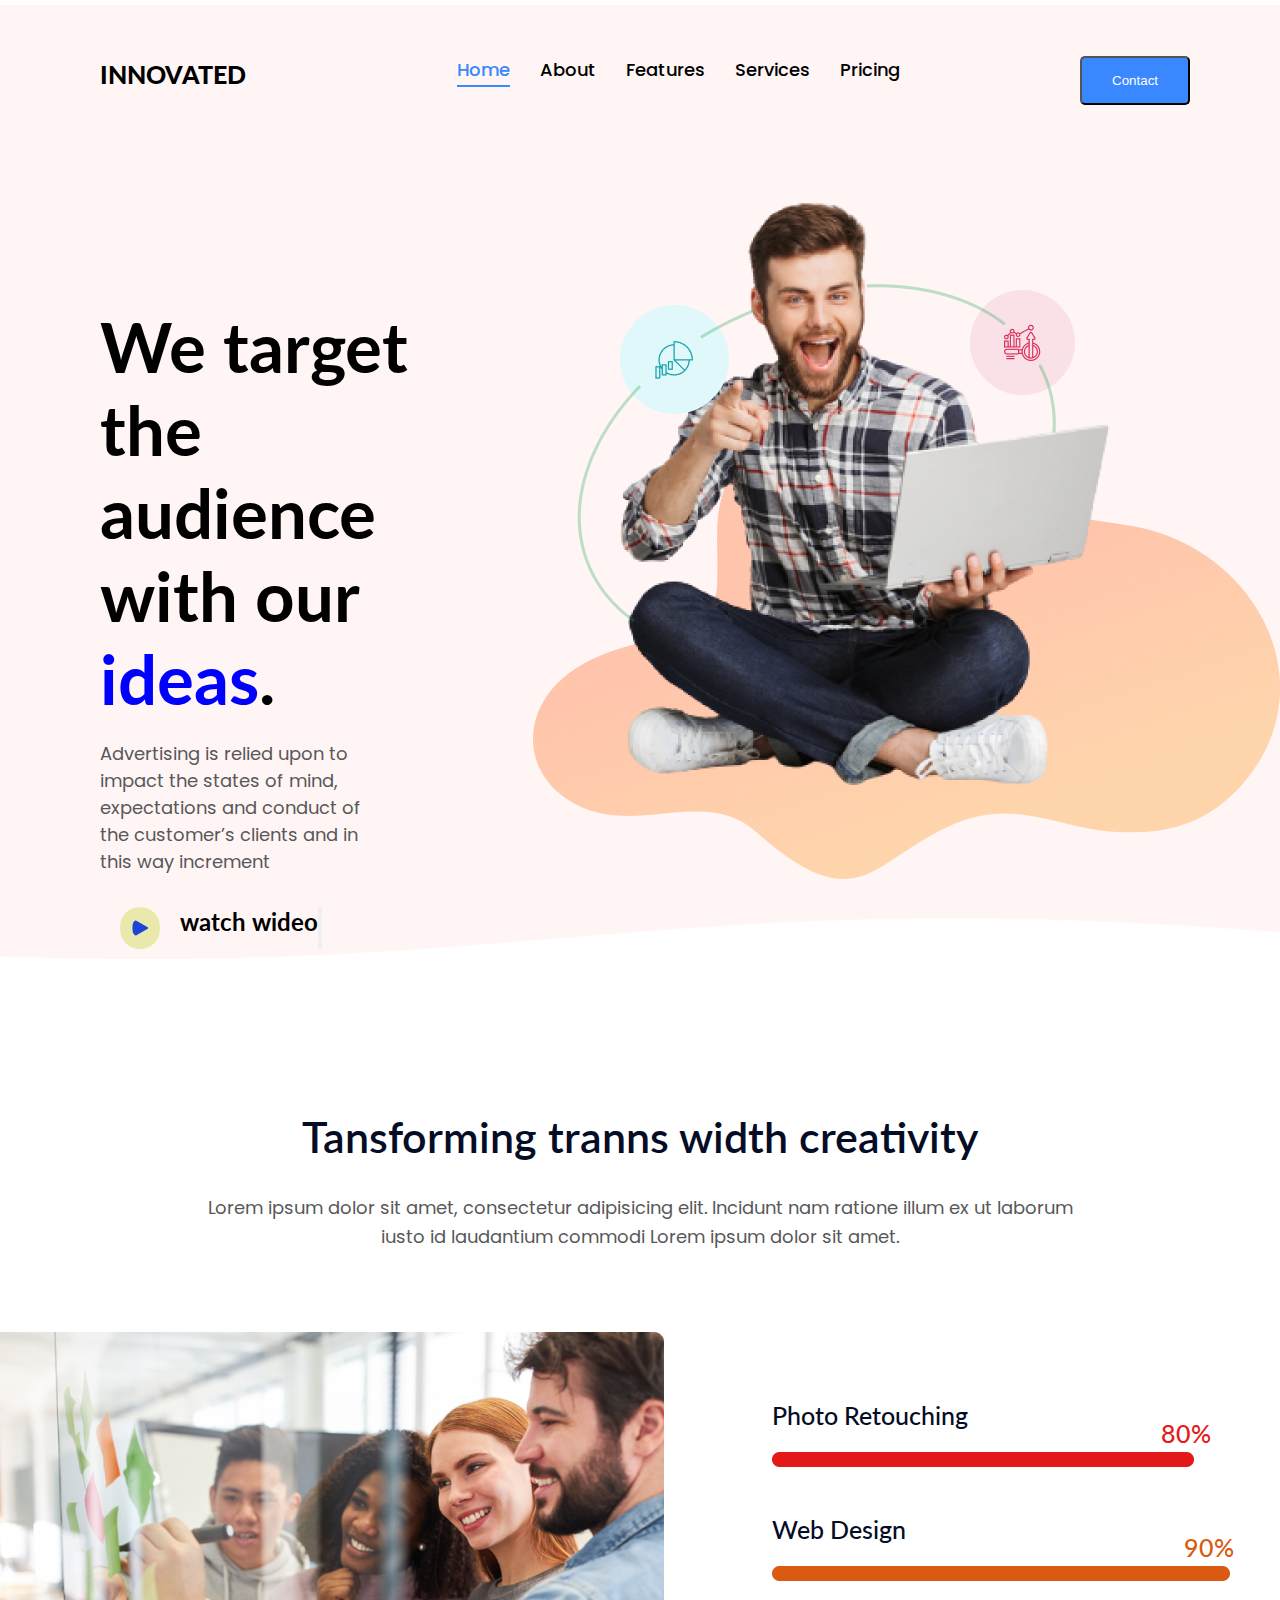
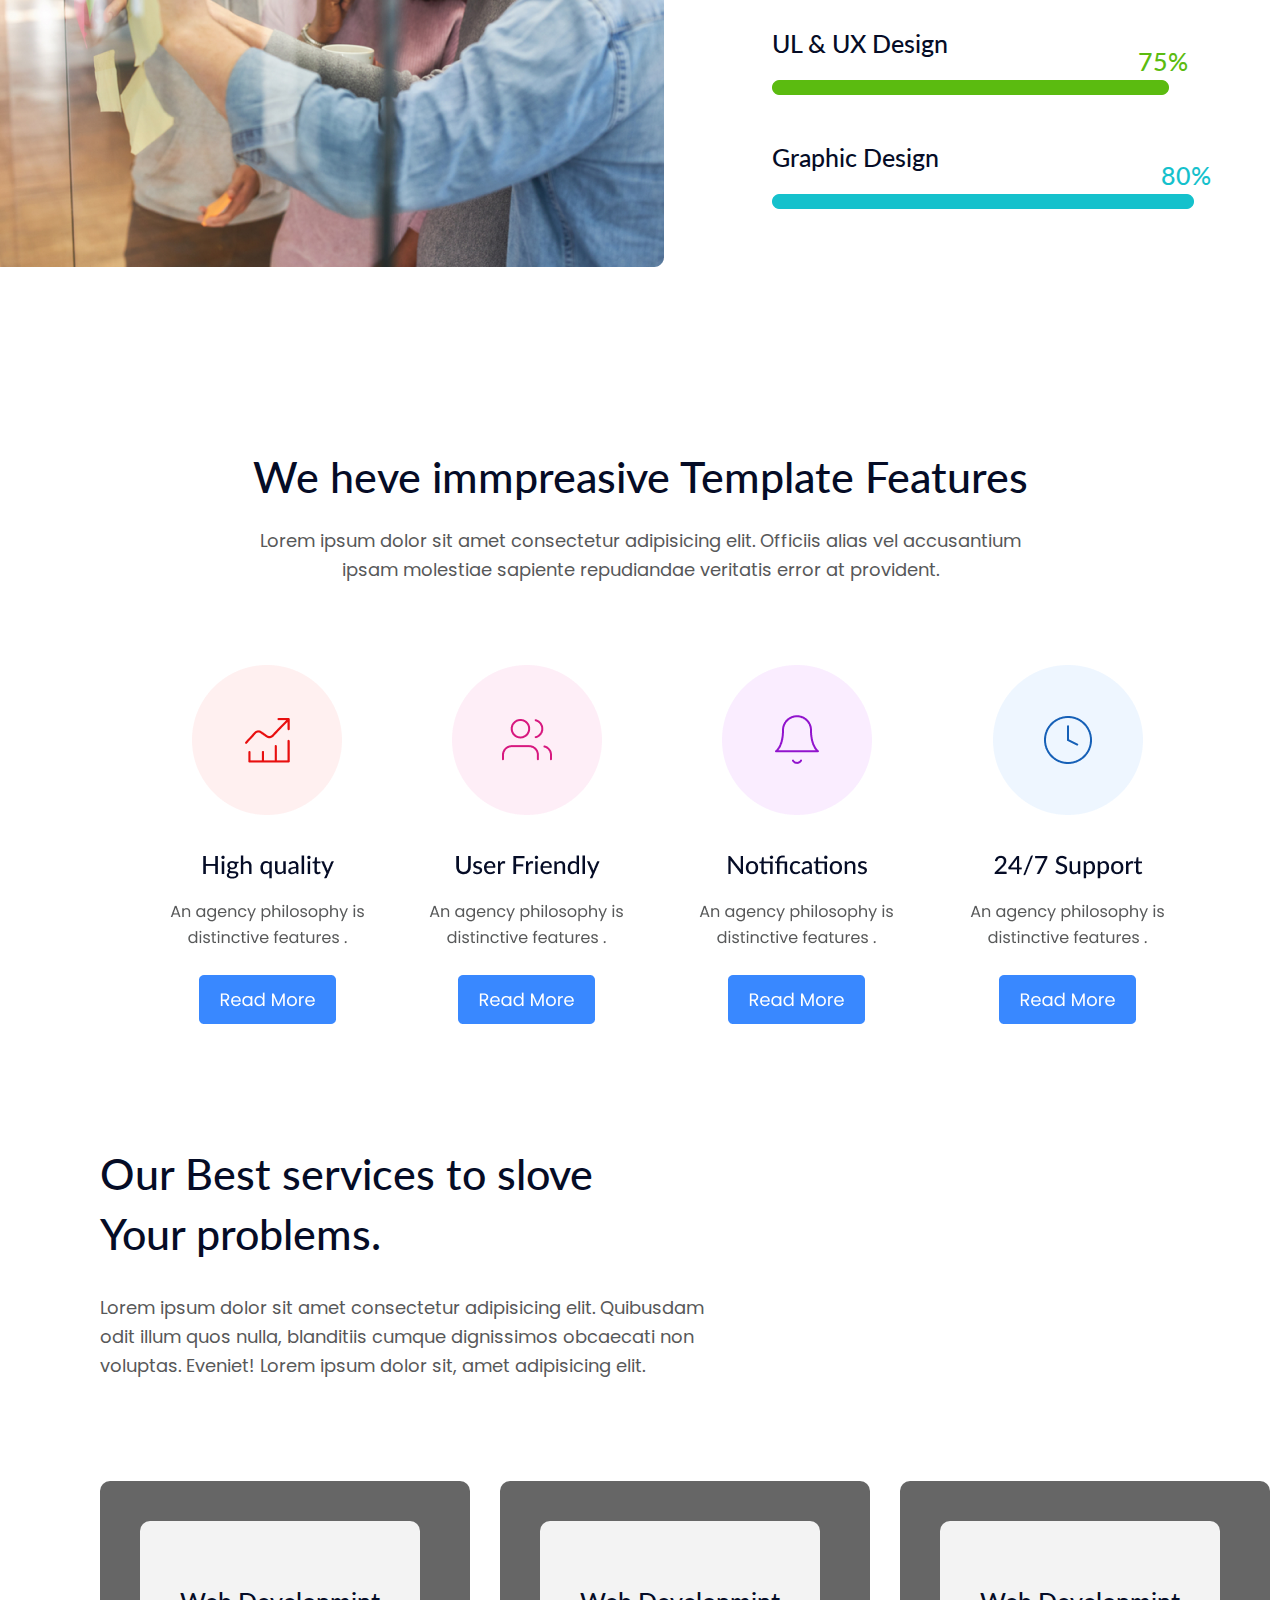
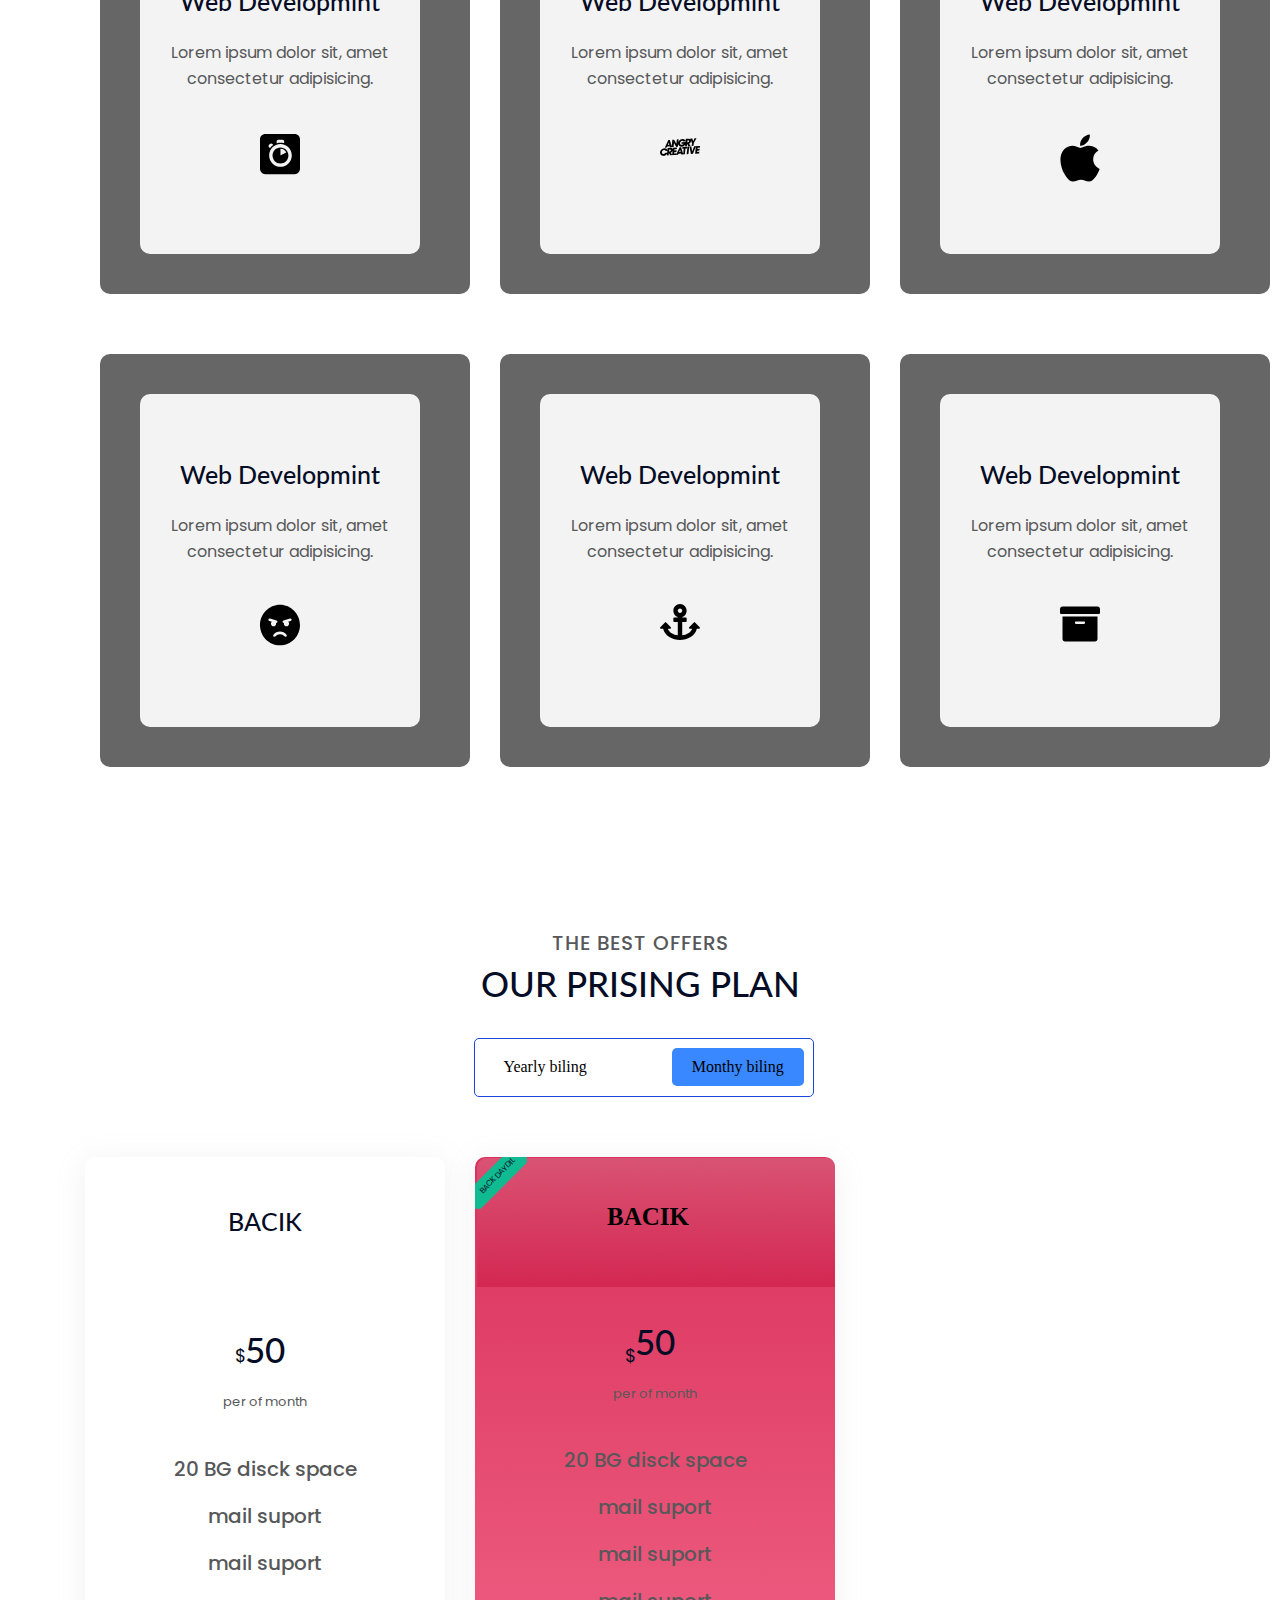
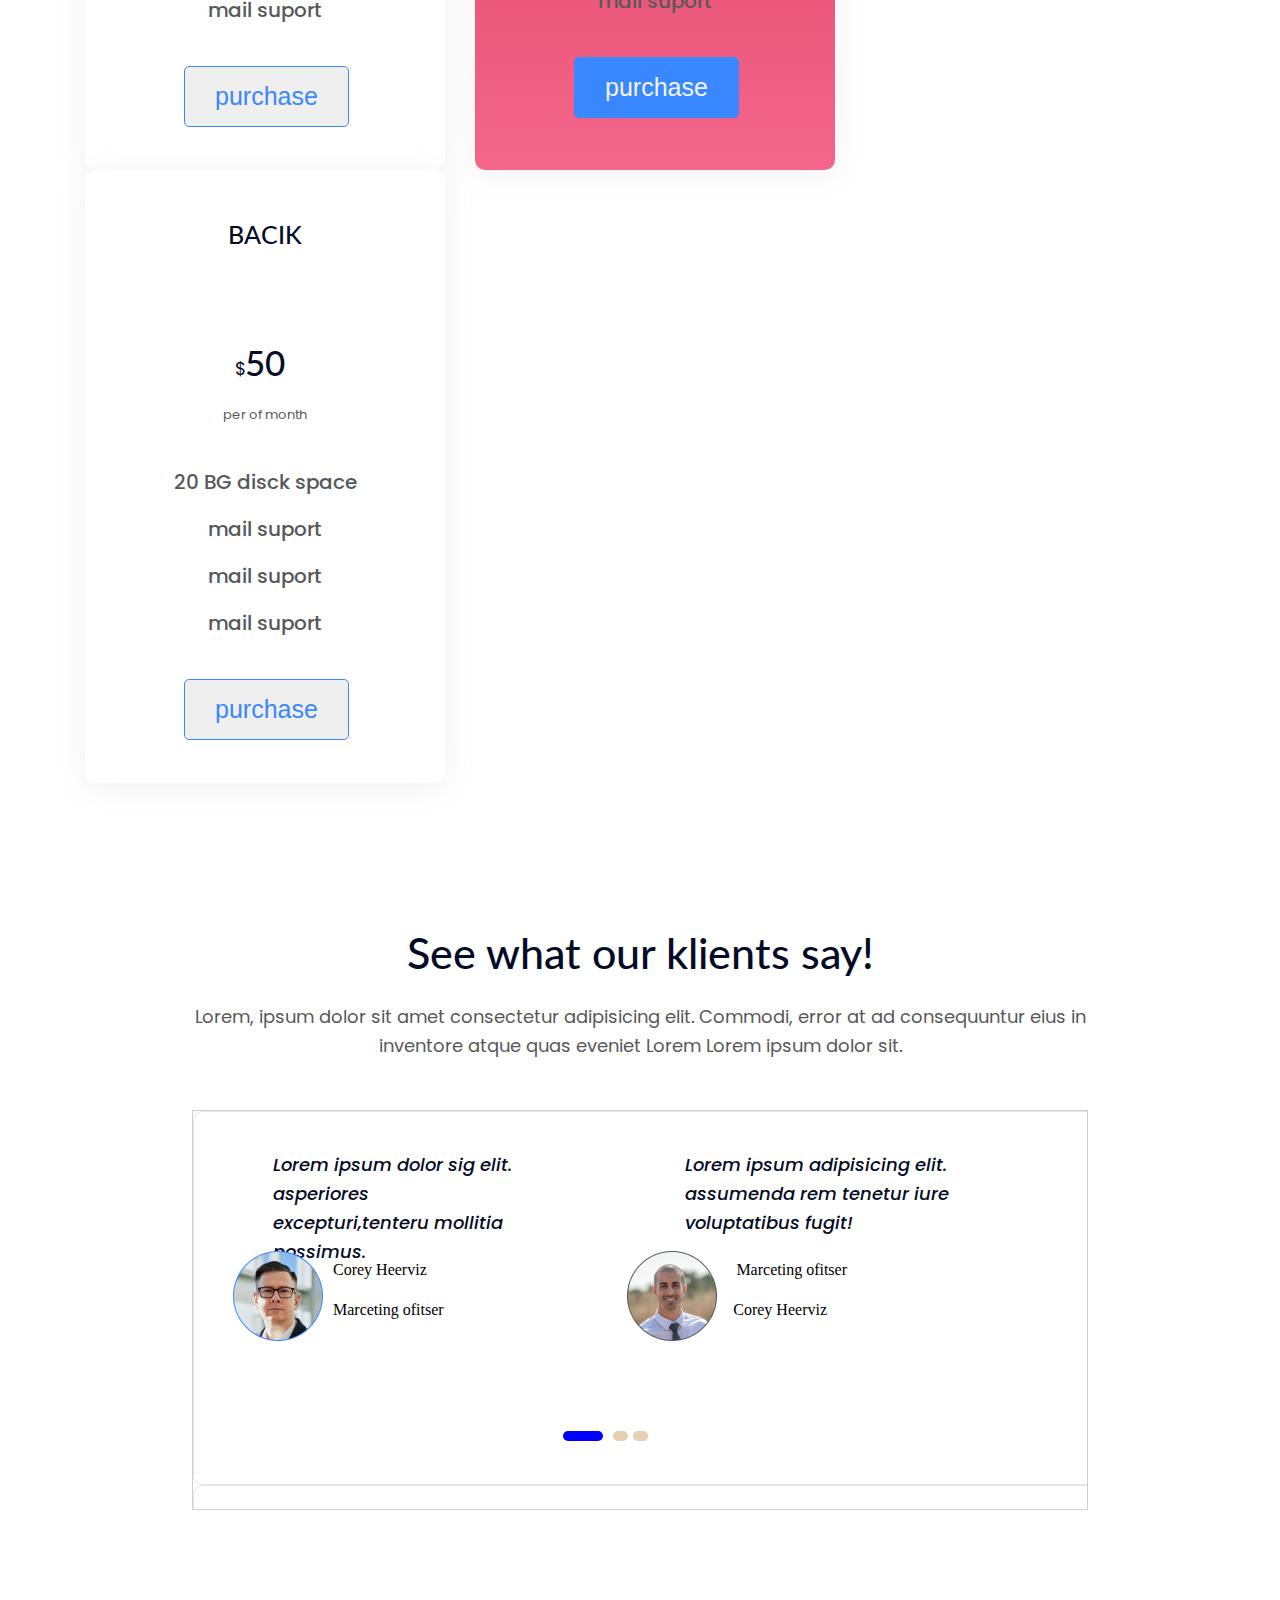
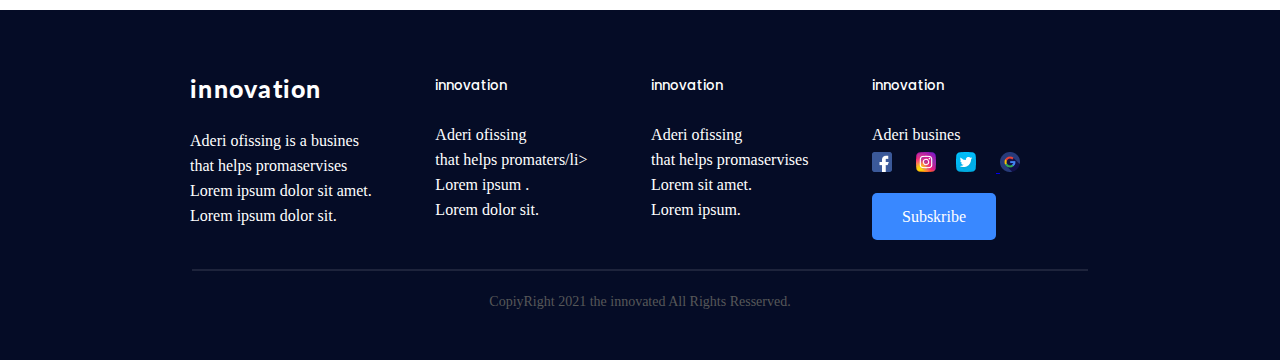
<file: index.html>
<!DOCTYPE html>
<html lang="en">

<head>
    <meta charset="UTF-8">
    <meta http-equiv="X-UA-Compatible" content="IE=edge">
    <meta name="viewport" content="width=device-width, initial-scale=1.0">
    <title>Document</title>
    <link rel="stylesheet" href="main.css">
    <link rel="stylesheet" href="style.css">
    <link rel="shortcut icon" href="https://fontawesome.com/v4.7.0/assets/ico/favicon.ico">
</head>

<body>

    <body>
        <div class="boshi">
            <div class="header">
                <div class="header-1">
                    <div class="header-1_h1">
                        INNOVATED
                    </div>
                    <div class="header-1_menu">
                        <ul>
                            <li>
                                <a href="#" style="color: #3988FF;
                                border-bottom: 2px solid #3988FF;">Home
                                </a>
                            </li>
                            <li><a href="#">About</a></li>
                            <li><a href="#">Features</a></li>
                            <li><a href="#">Services</a></li>
                            <li><a href="#">Pricing</a></li>
                        </ul>
                    </div>
                    <div class="header_top_btn">
                        <button type="button">
                            Contact
                        </button>
                    </div>
                </div>
                <div class="header_content">
                    <div class="header_content_left">
                        <h1>
                            We target the audience with our
                            <span>ideas</span>.
                        </h1>
                        <p>
                            Advertising is relied upon to impact the states of mind, expectations and conduct of the
                            customer’s clients and in this way increment
                        </p>
                        <div class="watch_wideo">
                            <img src="./img/Polygon.png" alt="">
                            <h2>watch wideo</h2>
                            <button calss="but-item"></button>
                        </div>
                      
                    </div>
                    <div class="header_content_right">
                        <div class="header_content_right2">
                            <img src="./img/wikitor.png" class="img1">
                            <img src="./img/Vector(4).png" class="img2">
                            <img src="./img/Group375.png" class="img3">
                            <img src="./img/Group380.png" class="img4">
                            <img src="./img/Ellipse11.png" class="img5">
                        </div>

                    </div>
                </div>
            </div>
        </div>

  <!-- list 2  -->

  <div id="list2">
       <div class="ikki-item">
      <h1>Tansforming tranns width creativity</h1>
      <p>Lorem ipsum dolor sit amet, consectetur adipisicing elit. Incidunt nam ratione illum ex ut laborum iusto id laudantium commodi Lorem ipsum dolor sit amet.</p>
      <div class="list-item">
          <img src="./img/rasm-chap.png" alt="">
      </div>
        <div id="itemlar">
            <div class="li-item">
                <ul>
                    <li><h3>Photo Retouching</h3>  <span class="span1">80%</span></li>
                    <li><img  class="lin1" src="./img/line1 red.png" alt=""></li>
                </ul>
            </div>
              <div class="li-item">
              <ul>
                  <li><h3>Web Design</h3>  <span class="span2">90%</span></li>
                  <li><img class="line2" src="./img/line2_coral.png" alt=""></li>
              </ul>
          </div>
          <div class="li-item">
            <ul>
                <li><h3>UL & UX Design</h3>  <span class="span3">75%</span></li>
                <li><img class="line3" src="./img/line3 green.png" alt=""></li>
            </ul>
        </div>
        <div class="li-item lis4">
            <ul>
                <li><h3>Graphic Design</h3>  <span class="span4">80%</span></li>
                <li><img class="line4" src="./img/line4 cyan.png" alt=""></li>
            </ul>
        </div>
        </div>
     
      </div>
  
  </div>
  </div>
 
        <div id="main">
            <div class="ikki-item2">
                <h3>
                    We heve immpreasive Template Features
                </h3>
                <p>
                    Lorem ipsum dolor sit amet consectetur adipisicing elit. Officiis alias vel accusantium ipsam
                    molestiae sapiente repudiandae veritatis error at provident.
                </p>
            </div>
        </div>
        </div>
        <div class="rasmlar">
            <img src="./img/list 1.png" alt="">
            <img src="./img/list 2.png" alt="">
            <img src="./img/list 3.png" alt="">
            <img src="./img/list 4.png" alt="">

        </div>
        <div class="box">
            <h2>Our Best services to slove Your problems.</h2>
            <p>
                Lorem ipsum dolor sit amet consectetur adipisicing elit. Quibusdam odit illum quos nulla, blanditiis
                cumque dignissimos obcaecati non voluptas. Eveniet! Lorem ipsum dolor sit, amet adipisicing elit.
            </p>
        </div>
        <div class="box2">
            <div class="box-item">
                <div class="bo-it">
                    <h4>
                        Web Developmint
                    </h4>
                    <p>Lorem ipsum dolor sit, amet consectetur adipisicing.</p>
                    <img src="./img/soat.svg" alt="">
                </div>
            </div>
            <div class="box-item">
                <div class="bo-it">
                    <h4>
                        Web Developmint
                    </h4>
                    <p>Lorem ipsum dolor sit, amet consectetur adipisicing.</p>
                    <img src="./img/yozuv.svg">
                </div>
            </div>
            <div class="box-item">
                <div class="bo-it">
                    <h4>
                        Web Developmint
                    </h4>
                    <p>Lorem ipsum dolor sit, amet consectetur adipisicing.</p>
                    <img src="./img/apple-brands.svg" alt="">
                </div>
            </div>
            <div id="box-item2">
                <div class="box-item">
                    <div class="bo-it">
                        <h4>
                            Web Developmint
                        </h4>
                        <p>Lorem ipsum dolor sit, amet consectetur adipisicing.</p>
                        <img src="./img/angry-solid.svg" alt="">
                    </div>
                </div>
                <div class="box-item">
                    <div class="bo-it">
                        <h4>
                            Web Developmint
                        </h4>
                        <p>Lorem ipsum dolor sit, amet consectetur adipisicing.</p>
                       <img src="./img/langar.svg" alt="">
                    </div>
                </div>
                <div class="box-item">
                    <div class="bo-it">
                        <h4>
                            Web Developmint
                        </h4>
                        <p>Lorem ipsum dolor sit, amet consectetur adipisicing.</p>
                        <img src="./img/kozinka.svg" alt="">
                    </div>
                </div>

            </div>
        </div>


        <div class="navbar">
            <p>THE BEST OFFERS</p>
            <H3>OUR PRISING PLAN</H3>
            <div class="but">
                <div class="bu">Yearly biling</div>
                <div class="bu1">Monthy biling</div>
            </div>
        </div>
        <div class="quti">
            <div class="quti-item">
                <h3>BACIK</h3>
                <span>$</span>
                <h2>50</h2>
                <h5>per of month</h5>
                <p>20 BG disck space</p>
                <p>mail suport</p>
                <p>mail suport</p>
                <p>mail suport</p>
                <button>purchase</button>
            </div>

            <div class="quti-item">
                <div class="bacik">
                    <img src="./img/line gradient.png" alt="">
                    <img class="ras" src="./img/qiya.png" alt="">
                    <p>BACK DAYDIL</p>
                    <h3>BACIK</h3>
                </div>
                <span>$</span>
                <h2>50</h2>
                <h5>per of month</h5>
                <p>20 BG disck space</p>
                <p>mail suport</p>
                <p>mail suport</p>
                <p>mail suport</p>
                <button>purchase</button>



            </div>

            <div class="quti-item">
                <h3>BACIK</h3>
                <span>$</span>
                <h2>50</h2>
                <h5>per of month</h5>
                <p>20 BG disck space</p>
                <p>mail suport</p>
                <p>mail suport</p>
                <p>mail suport</p>
                <button>purchase</button>
            </div>
        </div>
        <div id="see">
            <h1>
                See what our klients say!
            </h1>
            <p>
                Lorem, ipsum dolor sit amet consectetur adipisicing elit. Commodi, error at ad consequuntur eius in
                inventore atque quas eveniet Lorem Lorem ipsum dolor sit.
            </p>
        </div>
        <section id="nav-bar">
            <div class="navigation-bar">
        <div class="over">
            <div class="bir">
                <p>Lorem ipsum dolor sig elit. asperiores
                    excepturi,tenteru mollitia  possimus.</p>
            </div>
            <div class="rasm-yuz">
                <div class="rasm1"><img src="./img/yuz 1.png" alt="">
                    <p>Corey Heerviz</p><span>Marceting ofitser</span>
                </div>
            </div>
            <div class="ikki">
                <p>Lorem ipsum  adipisicing elit.
                    assumenda rem tenetur iure voluptatibus fugit!</p>
            </div>
        </div>
            <div class="rasm2"><img src="./img/yuz2.png" alt=""></div>
            <div class="pr">
                <p>Corey Heerviz</p><span>Marceting ofitser</span>
            </div>
        </div>

    </div>
        <div class="clr">
        <a class="link-item" href="#"></a><a class="link-item pust" href="#"></a><a class="link-item pust" href="#"></a>
        </div>
    </div>
    </section>

        <div id="footer">
            <div class="foo-item">
                <footer>
                    <div class="foot">
                        <h3>innovation</h3>
                        <ul>
                            <li>Aderi ofissing is a busines</li>
                            <li>that helps promaservises</li>
                            <li>Lorem ipsum dolor sit amet.</li>
                            <li>Lorem ipsum dolor sit.</li>
                        </ul>
                    </div>
                    <div class="foot">
                        <h5>innovation</h5>
                        <ul>
                            <li>Aderi ofissing </li>
                            <li>that helps promaters/li>
                            <li>Lorem ipsum .</li>
                            <li>Lorem dolor sit.</li>
                        </ul>
                    </div>
                    <div class="foot">
                        <h5>innovation</h5>
                        <ul>
                            <li>Aderi ofissing</li>
                            <li>that helps promaservises</li>
                            <li>Lorem sit amet.</li>
                            <li>Lorem ipsum.</li>
                        </ul>
                    </div>
                    <div class="foot it">
                        <h5>innovation</h5>
                        <ul>
                            <li>Aderi busines</li>
                            <li class="svj"><a hrtef="https://m.facebook.com"><img src="./img/fasebook.png" alt=""> </a><a
                                    href="https://www.instagram.com"><img src="./img/instagaram.png" alt=""></a><a
                                    href="https://mobile.twitter.com"><img src="./img/twitter.png" alt=""></a><a
                                    href="https://www.google.com"> <img src="./img/google.png" alt=""></li></a>

                            <li></li>
                            <li class="link"><a href="#">Subskribe</a></li>

                        </ul>
                    </div>
                   
            </div>
                   <div class="chziq"></div>
                   <div class="copy">
                       <p>CopiyRight 2021 the innovated All Rights Resserved.</p>
                   </div>
            </footer>
        </div>
    </body>
</body>

</html>
</file>
<file: main.css>
@import url('https://fonts.googleapis.com/css2?family=Lato:wght@100;300;400;700;900&display=swap');
@import url('https://fonts.googleapis.com/css2?family=Poppins:wght@100;200;300;400;500;600;700;800;900&display=swap');
*{
	margin: 0;
	padding: 0;
	box-sizing: border-box;
}
/*font-family: 'Poppins', sans-serif;
font-family: 'Lato', sans-serif;*/
.boshi {
    width: 1515px;
	background-image: url(../img/Rectangle111.png);
	background-size: cover;
	background-position: center;
	background-repeat: no-repeat;
	margin: 5px auto;
	display: flex;
	justify-content: center;
	align-items: center;
	flex-direction: column;
	width:100%;
	/* background:url(./img/1-sahifa\ orqa.png); */
}
.header {
    width:100%;
	height: 953.59px;
     background-image: url(./img/Rectangle111.png);
	 background-size: cover;
	 background-position: center;
	 margin: 0px auto;
}
.header-1 {
	display: flex;
	justify-content: space-between;
	margin-top: 51px;
	margin-left:100px;
}
.header-1_h1 {
	font-size: 25px;
	font-family: 'Lato', sans-serif;
	font-weight: 900; 
	line-height: 37.5px;
}
.header-1_menu ul {
	display: flex;
}
.header-1_menu ul li{
	list-style: none;
	display: flex;
	margin-left: 30px;
	font-family: 'Poppins', sans-serif;
	font-weight: 500;
	font-size: 18px;
	line-height: 28.8px;
	flex-wrap:wrap;
}
.header-1_menu ul li a{
	text-decoration: none;
	color: #000;
	transition: all 0.2s;
}
.header-1_menu ul li a:hover{
	color: #3988FF;
	border-bottom: 2px solid #3988FF;
}
.header-1_btn button {
	font-size: 18px;
	font-family: 'Poppins', sans-serif;
	font-weight: 500;
	padding: 15px 30px;
	border-radius: 5px;
	display: flex;
	background: #3988FF;
	border: none;
	margin-top: -15px; 
	color: #fff;
	opacity: 0.8;
	transition: 0.3s;
	flex-wrap: wrap;
}
.header_top_btn > button{
	padding:15px 30px;
	color:white;
	background: #3988FF;
    border-radius: 5px;
	margin-right:90px;
}
.header-1_btn button:hover {
	opacity: 1;
}
.header_content {
	display: flex;
	justify-content: space-between;
	flex-wrap: wrap;
}
.header_content_left {
	font-family: 'Lato', sans-serif;
	width: 30%;
	margin-top: 200px;
	margin-left:100px;
}
.header_content_left h1{
	font-size: 69px;
	font-weight: 700;
    flex-wrap: wrap;
}
.header_content_left h1 span {
	color:blue;
}
.header_content_left p {
	font-family: 'Poppins', sans-serif;
	font-size: 18px;
	font-weight: 400;
	color: #575859;
	width: 70%;
	height: 87px;
	margin-top: 20px; 
}


.watch_wideo{
	display:flex;
	margin-top:80px;
	margin-left:20px;
}
.watch_wideo h2{
	margin-left:20px;
}
.watch_wideo img{
	background-color:rgb(233, 233, 171);
	padding:12px;
	border-radius:50px;
}

/* list 2 */


#list2{
	margin-top:150px;
	display:flex;
	justify-content: space-between;
	align-items: center;
}

#itemlar{
	float:right;
	margin-top: -510px;
	margin-right: 50px;
 }
.list-item{
	display:flex;
	align-items:center;
	justify-content: center;
}
.list-item > img{
	margin-left:-600px;
	margin-right:70px;
}
.li-item{
	margin:40px 0px;
	position:relative;
}
.li-item h3{
	font-family: Lato;
font-style: normal;
font-weight: 500;
font-size: 25px;
line-height: 150%;
color: #050C26;
margin-bottom:-20px;
}
.li-item ul{
	list-style:none;
}
.span1{
margin-left:85%;
font-family: Lato;
font-style: normal;
font-weight: 500;
font-size: 25px;
line-height: 150%;
color: #E41A1A;
margin-bottom:35px;
}
.span2{
	margin-left:90%;
	font-family: Lato;
	font-style: normal;
	font-weight: 500;
	font-size: 25px;
	line-height: 150%;
	color: #DA5A12;
	margin-bottom:35px;
	}
	.span3{
		margin-left:80%;
		font-family: Lato;
		font-style: normal;
		font-weight: 500;
		font-size: 25px;
		line-height: 150%;
		color: #5BBB10;
		margin-bottom:35px;
		}
		.span4{
			margin-left:85%;
			font-family: Lato;
			font-style: normal;
			font-weight: 500;
			font-size: 25px;
			line-height: 150%;
			color: #15C1CC;
			margin-bottom:35px;
			}	

/* list3 */

#main{
	margin-top:100px;
}
.ikki-item h1{
	font-family: Lato;
font-style: normal;
font-weight: 600;
font-size: 43px;
line-height: 130%;
text-align: center;
color: #050C26;
}
.ikki-item p{
	width:70%;
	margin:0 auto;
	margin-top:30px;
	margin-bottom:80px;
	font-family: Poppins;
font-style: normal;
font-weight: normal;
font-size: 18px;
line-height: 160%;
text-align: center;
color: #575859;
}

.header_content_right {
	position: relative;
}
.img1{
	margin-left: -210px;
	margin-top: 40px;
	position: absolute;
}
.img2 {
	margin-top: 320px;

} 
.img3 {
	position: absolute;
	margin-left: -310px;
	margin-top: 185px;
}
.img4 {
	position: absolute;
	margin-left: -660px;
	margin-top: 200px;
}
.img5 {
	position: absolute;
	margin-left: -760px;
	margin-top: 110px;
}




.ikki-item2 h3{
text-align: center;
font-family: Lato;
font-style: normal;
font-weight: 500;
font-size: 43px;
line-height: 140%;
color: #050C26;
margin-top:180px;
margin-bottom:20px;
}
.ikki-item2 p{
width:60%;
text-align:center;
margin:0 auto;
font-family: Poppins;
font-style: normal;
font-weight: normal;
font-size: 18px;
line-height: 160%;
text-align: center;
color: #575859;
}



.rasmlar{
	width:80%;
	margin:0 auto;
}
.rasmlar{
	display:flex;
	margin-top:80px;
}
.rasmlar img{
	margin-left:30px;
	box-sizing:border-box;
}
.box{
	width:100%;
     margin:0 auto;
	 box-sizing: border-box;
}
.box > h2{	
margin-top:120px;
margin-left:100px;
font-family: Lato;
font-style: normal;
font-weight: 500;
font-size: 43px;
line-height: 140%;
color: #050C26;
width:40%;
}
.box > p{
margin:30px 100px;
width:50%;
font-family: Poppins;
font-style: normal;
font-weight: normal;
font-size: 18px;
line-height: 160%;
color: #575859;
}
 .box2{
	display:grid;
	grid-template-columns: 400px 400px 400px;
	margin-top:100px;
	margin-left: 100px;
}
#box-item2{
	display:grid;
	grid-template-columns: 400px 400px 400px;
	margin-top:60px;
}
.box-item{

background: rgba(0, 0, 0, 0.6);
backdrop-filter: blur(104px);
border-radius: 10px;
margin-right:30px;
}

.bo-it{
width: 280px;
height: 333px;
margin:40px;
background: #F3F3F3;
border-radius: 10px;
}
.bo-it > h4{
  text-align:center;
  padding-top:62px;
  font-family: Lato;
font-style: normal;
font-weight: 500;
font-size: 25px;
line-height: 150%;
text-align: center;
color: #050C26;

}
.bo-it > p{
	font-family: Poppins;
font-style: normal;
font-weight: normal;
font-size: 16px;
line-height: 160%;
text-align: center;
color: #575859;
padding:20px;
}
.bo-it > img{
	width:40px;
	margin-left:120px;
	margin-top:20px;
}



 .navbar{
	margin-top:160px;
	
}
.navbar > p{
	font-family: Poppins;
font-style: normal;
font-weight: 500;
font-size: 20px;
line-height: 160%;
text-align: center;
letter-spacing: 0.05em;
color: #575859;
}
.navbar > h3{
	font-family: Lato;
font-style: normal;
font-weight: 500;
font-size: 35px;
line-height: 140%;
text-align: center;
color: #050C26;
}
.navbar > .but {
display:flex;
align-items: center;
justify-content: center;
width: 340px;
height: 59px;
margin-top:30px;
margin-left:37%;
border: 1px solid #1B45DA;
box-sizing: border-box;
border-radius: 5px;
}




.bu1{
	display: flex;
	flex-direction: row;
	align-items: flex-start;
	padding: 10px 20px; 
    margin-left:65px;
	background: #3988FF;
	border-radius: 5px;
}
.bu{
	margin:20px;
}
.quti{
	display:flex;
	margin:60px 85px;
	flex-wrap: wrap;
	box-sizing: border-box;
}
.quti-item{
	position: relative;
	width: 360px;
	height: 613px;
	background: #FFFFFF;
	box-shadow: 0px 4px 30px rgba(153, 153, 153, 0.14);
	border-radius: 10px;
	margin-right:30px;
}
.bacik  img{
	position:absolute;
	top:1px;
	left:2px;	
}
.bacik h3{
	position:absolute;
	font-size:25px;
	top:46px;
	left:132px;
}
.bacik > p {
	position:absolute;
margin-top:13px;
font-family: Poppins;
font-style: normal;
font-weight: normal;
font-size: 8px;
line-height: 160%;
color: #050C26;
transform: rotate(-45deg);

}

.ras{
position:absolute;
margin-left:-15px;
margin-top:-14px;
}
.quti-item:nth-child(2){
	background: linear-gradient(180deg, #D9315A 0%, #F3678A 100%);
    overflow: hidden;
}
.quti-item:nth-child(2) h2{
margin-top:160px;
}
.quti-item:nth-child(2) button{
	background-color: #3988FF;
	color:#F3F3F3;
}
.quti-item > h3{
	font-family: Lato;
font-style: normal;
font-weight: 500;
font-size: 25px;
line-height: 150%;
text-align: center;
color: #050C26;
margin:46px 0;

}
.quti-item > h2{
	font-family: Lato;
font-style: normal;
font-weight: 500;
font-size: 35px;
line-height: 140%;
text-align: center;
color: #050C26;
margin-top:85px;
}
.quti-item > span {
font-family: Poppins;
font-style: normal;
font-weight: normal;
font-size: 18px;
line-height: 160%;
text-align: center;
color: #050C26;
position:absolute;
top:185px;
left:150px

}
.quti-item > p{
	font-family: Poppins;
font-style: normal;
font-weight: 500;
font-size: 20px;
line-height: 160%;
text-align: center;
color: #575859;
margin-top:15px;

}
.quti-item > button{
	display: flex;
flex-direction: row;
margin:40px 99px;
padding: 15px 30px;
border: 1px solid #3988FF;
box-sizing: border-box;
border-radius: 5px;
color: #3988FF;
font-size:25px;
}
.quti-item > h5 {
	font-family: Poppins;
font-style: normal;
font-weight: normal;
font-size: 13px;
line-height: 160%;
text-align: center;
color: #575859;
margin-top:18px;
margin-bottom:40px;

}   




 #see{
	margin-top:140px;

}
#see > h1{
	font-family: Lato;
font-style: normal;
font-weight: 500;
font-size: 43px;
line-height: 140%;
color: #050C26;
text-align: center;
margin-bottom:20px;
}
#see > p{
	text-align: center;
	font-family: Poppins;
	font-style: normal;
	font-weight: normal;
	font-size: 18px;
	line-height: 160%;
	color: #575859;
	text-align: center;
	width:70%;
	margin:0 auto;
}
#nav-bar{
		border:1px solid #d1cece;
		width:70%;
		height:400px;
		margin:0 auto;
		margin-top:50px;
		padding:20px;
		background:url(./img/valna.png);
}	
.navigation-bar{
	display:flex;
	align-items: center;
	justify-content: space-between;
	position: relative;

}
.bir{
	position: absolute;
left: 60px;
top: 20px;
width:30%;
height: 87px;
font-family: Poppins;
font-style: italic;
font-weight: 500;
font-size: 18px;
line-height: 160%;
color: #050C26;
}
.ikki{
position: absolute;
right:40px;
top: 20px;
width:40%;
height: 87px;
font-family: Poppins;
font-style: italic;
font-weight: 500;
font-size: 18px;
line-height: 160%;
color: #050C26;
}
.rasm1{
	position: absolute;
	top:120px;
	left: 20px;
}
.rasm2{
	position: absolute;
	right:350px;
	top: 120px;
}
.rasm1 p{
	position: absolute;
	left: 100px;
	top:10px;
	display:inline-block;
	width:100px;
}
.rasm1 span{
position: absolute;
top:50px;
left: 100px;
width:120px;
}
.pr span{
	position: absolute;
	top:130px;
	right: 220px;
}
.pr p{
	position: absolute;
	top:170px;
	right: 240px;
}
.clr{
	position: relative;
	background-color: blue;
	width:40px;
	height:10px;
	border-radius: 5px;
	top: 300px;
	left: 350px;

}
.link-item{
background-color: rgb(231, 208, 177);
width:15px;
height:10px;
position: absolute;
left: 50px;
top: 0;
border-radius: 5px;
}
.pust{
	background-color: rgb(231, 208, 177);
	width:15px;
	height:10px;
	position: absolute;
	left: 70px;
	top: 0;
	border-radius: 5px;
	}

#footer{
	margin-top:100px;
	background: #050C26;
	height:350px;
	
}
footer{
display:flex;
width:75%;
margin:0 auto;
justify-content: space-between;
flex-wrap: wrap;
}

.foo-item{
	
	padding:40px;
	color:white;
}
	
.foot ul{
	list-style:none;
	margin-right:50px;
}

.foot h3{
padding:20px 0;
font-family: Lato;
font-style: normal;
font-weight: 900;
font-size: 25px;
line-height: 150%;
letter-spacing: 0.05em;
color: #FFFFFF;
}
.foot h5{
	padding:25px 0;
	font-family: Poppins;
font-style: normal;
font-weight: 500;
line-height: 160%;
color: #FFFFFF;
}
.foot ul li{
	line-height:25px;
}

.link a{
	padding: 15px 30px;
    background: #3988FF;
    border-radius: 5px;
    margin-bottom:-150px;
	text-decoration: none;
	color:white;
}
.it li img{
	margin-right:20px;
   line-height:25px;
}
.link{
	margin-top:25px;
}
.svj{
	margin-top:5px;
}


.chziq{
	width:70%;
	margin:0 auto;
	opacity: 0.1;
    border: 1px solid #FFFFFF;
    margin-bottom:20px;
}
.copy{
	font-family: Montserrat;
font-style: normal;
font-weight: normal;
font-size: 14px;
line-height: 160%;
color: #575859;
text-align:center;
}
</file>
<file: style.css>
@media (min-width:0) and (max-width:464px) {
    .header-1 {
        display: flex;
        justify-content: space-between;
        margin-top: 15px;
        margin-left:20px;
    }
    .boshi {
        margin: 5px auto;
        width:90%;
        /* background:url(./img/1-sahifa\ orqa.png); */
    }
    .header-1_h1 {
        font-size: 25px;
        line-height: 17.5px;
    }
    .header-1_menu ul li{
        display:none;
        margin-left: 15px;
        font-size: 18px;
        line-height: 18.8px;
    }
    .header_top_btn > button{
       display:none;
    }
  



    .header_content_right {
        position: absolute;
        left: 0;
        top: 0;
    }
    .header_content_right .img1{
        width:500px;
        margin-left: -100px;
        margin-top: 50px;
    }
    .header_content_right .img2{
        width:300px;
        margin-top:250px;
        margin-left: 20px;
    }
    .header_content_right .img3{
        width:80px;
       margin-left: -100px;
       margin-top: 100px;

    }
    .header_content_right .img4{
        width:80px;
        margin-left: -270px;
        margin-top: 105px;
    }
    .header_content_right .img5{
        width:80%;
        margin-left: -300px;
        margin-top: 80px;
    }


    .header_content_left {
        width: 80%;
        margin-top: 470px;
        margin-left:20px;
    }
    .header_content_left h1{
        font-size: 29px;
        font-weight: 700;
        flex-wrap: wrap;
        width:90%;
    }
    .header_content_left p { 
        width: 90%;
        /* height: 87px; */
        margin-top: 20px;
    }
    .watch_wideo{
        display:flex;
        margin-top:60px;
        margin-left:20px;
    }

    /* list-2 */

    #list2{
        margin-top:-120px;
    }
    .ikki-item h1{
        line-height: 50px;
        width:70%;
    }
    .ikki-item p{
        line-height: 40px 20px;
        width:70%;
        margin:10px;
    }
    .list-item > img{
        margin:15px;
        width:70%;
        margin-left: -100px;
        
    }

    #list2{
        margin-bottom: 250px;
    }
    #itemlar{
        margin-top: 70px;
    }
    #itemlar ul{
       margin-top: 20px;
       width:80%;
    }
    .li-item {
        margin:5px 0px;
    }

    .lis4{
        width:70%;
    }


    .li-item h3{
        font-size: 20px;
        line-height: 20px;
        margin-bottom:-10px;
    }
    .li-item .span1{
        margin-left:265px;
        font-size: 15px;
    }
    .li-item .span2{
        margin-left:270px;
        font-size: 15px;
    }
    .li-item .line2{
        width:100%;
    }
    .li-item .line3{
        width:90%;
    }
    .li-item .line4{
        width:130%;
    }

    .li-item .span3{
        margin-left:250px;
        font-size: 15px;
    }
    .li-item .span4{
        margin-left:250px;
        font-size: 15px;
    }
   .lin1{
        width:95%;

    }

    /* list-3 */

    #main{
        margin-top:-180px;
    }
    .ikki-item2 h3{
        width:90%;
    }

    .rasmlar{
        display:flex;
        flex-wrap: wrap;
    }
    .rasmlar img{
        width:70%;
        margin:40px 10px;
        box-shadow: 0 10px 20px 10px #999;
        padding: 15px;
      
    }


    .box > h2{	
        margin-top:50px;
        line-height: 50px;
         margin-left: 20px;
        width:80%;
        }

        .box > p{
            margin:30px 20px;
            width:80%;
            line-height: 160%;
         }

         .box2{
         display:grid;
         grid-template-columns: 400px;
         margin-top:50px;
         margin-left: 10px;

            }
        
            #box-item2{
         display:grid;
         grid-template-columns: 400px;
         margin-top:20px;
         margin-left: 10px;
         width:100%;
            }

        .box-item{
            margin-top: 10px;
            width:65%;
         }
         .bo-it{
            width: 230px;
            height: 283px;
            margin:10px;
            }

    /* list 4 */
         .navbar > .but {
            width: 300px;
            height: 59px;
            margin-top:30px;
            margin-left:10px;

        }
        .navbar > h3{
         width:80%;
        }
        .bu1{
            padding: 7px 15px; 
            margin-left:5px;
        }

        .quti{
            margin:40px 10px;
        }
        .quti-item{
            width: 300px;
            height: 613px;
        }

     /* list-5 */

     #see{
        margin-top:50px;
    }
    #see h1{
        width:80%;
    }
        #nav-bar{
            width:70%;
            margin:0 auto;
            margin-top:50px;
            padding:10px;
    }

    #nav-bar{
		width:70%;
		height:700px;
		margin-top:50px;
		padding:20px;
}	
.bir{
	position: absolute;
left: 60px;
top: 20px;
width:60%;
height: 87px;
}
.ikki{
    position: absolute;
    left:60px;
    top: 350px;
    width:60%;
    height: 87px;
    color: #050C26;
    }
    .rasm1{
        position: absolute;
        top:200px;
        left: 10px;
    }
    .rasm2{
        position: absolute;
        left:10px;
        top: 520px;
    }
    .pr span{
        position: absolute;
        top:530px;
        left:120px;
        display:inline-block;
        width:150px;
    }
    .pr p{
        position: absolute;
        top: 580px;
        left: 120px;
        display:inline-block;
        width:150px;
    }

    .clr{
        width:40px;
        height:10px;
        border-radius: 5px;
        top: 650px;
        left: 120px;
    
    }

    /* footer */

    #footer{
        margin-top:70px;
        height:950px;
        width:85%;
    }
    footer{
        width:85%;

        }

}
</file>
